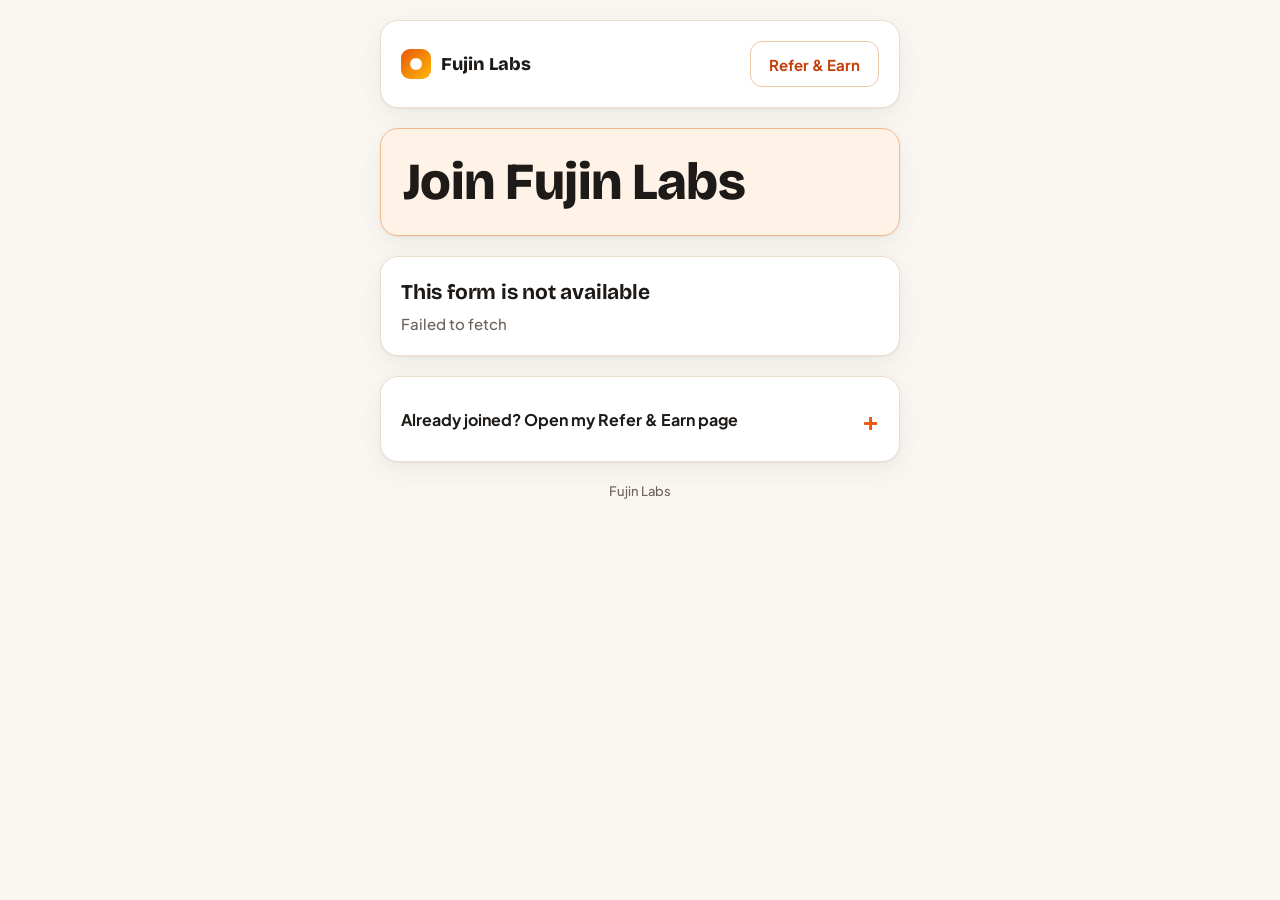
<file: index.html>
<!doctype html>
<html lang="en">
<head>
<meta charset="utf-8">
<meta name="viewport" content="width=device-width, initial-scale=1, viewport-fit=cover">
<meta name="color-scheme" content="light">
<title>Join Fujin Labs</title>
<link rel="preconnect" href="https://fonts.googleapis.com">
<link rel="preconnect" href="https://fonts.gstatic.com" crossorigin>
<link href="https://fonts.googleapis.com/css2?family=Bricolage+Grotesque:opsz,wght@12..96,600;12..96,700;12..96,800&family=Plus+Jakarta+Sans:wght@500;600;700;800&display=swap" rel="stylesheet">
<link rel="stylesheet" href="styles.css">
</head>
<body>
<main>
  <!-- Page 1 of 2: the sign-up form, built in the admin page. Anyone arriving from an invite link (?ref=CODE) lands here first. -->
  <div class="card top">
    <div class="brand"><i></i>Fujin Labs</div>
    <a class="btn" href="refer.html">Refer &amp; Earn</a>
  </div>

  <header class="card hero">
    <h1 id="formTitle">Join Fujin Labs</h1>
    <p class="lede" id="lede">Loading the form...</p>
  </header>

  <section class="card" id="formCard" hidden aria-labelledby="formTitle">
    <form class="stack" id="joinForm" novalidate style="margin-top:0">
      <div class="two">
        <label for="name">Full name<input id="name" autocomplete="name" maxlength="120"></label>
        <label for="email">Email<input id="email" type="email" inputmode="email" autocomplete="email" maxlength="200"></label>
      </div>
      <p class="hint bad" id="err_name" role="alert"></p>
      <div id="questions" style="display:flex;flex-direction:column;gap:18px"></div>
      <label for="ref" id="refBox"><span>Referral code <small id="refOpt">(if someone invited you)</small></span>
        <input id="ref" placeholder="FUJIN-A0001UPR" autocapitalize="characters" autocomplete="off" spellcheck="false">
        <span class="lockrow" id="lockRow" hidden>
          <svg viewBox="0 0 24 24" fill="none" stroke="currentColor" stroke-width="2.4" stroke-linecap="round" stroke-linejoin="round"><rect x="5" y="11" width="14" height="10" rx="3"/><path d="M8 11V8a4 4 0 0 1 8 0v3"/></svg>
          <span id="lockMsg">Locked from your invite link</span>
        </span>
        <p class="hint" id="refHint"></p>
      </label>
      <p class="hint bad" id="formErr" role="alert"></p>
      <button class="big" id="submitBtn" type="submit">Submit and continue</button>
    </form>
  </section>

  <section class="card" id="doneCard" hidden aria-live="polite">
    <div class="success">
      <span class="ico" data-icon="check"></span>
      <div><h2>Thank you!</h2><p class="sub" id="doneMsg" style="margin:2px 0 0">Your response was recorded.</p></div>
    </div>
    <div class="row" style="margin-top:18px"><a class="btn primary" href="refer.html">See my Refer &amp; Earn rewards</a></div>
  </section>

  <section class="card" id="errCard" hidden>
    <h2>This form is not available</h2>
    <p class="sub" id="errMsg">It may be closed or the link may be wrong.</p>
  </section>

  <details class="card" id="lookup">
    <summary>Already joined? Open my Refer &amp; Earn page</summary>
    <form class="stack" id="lookupForm" novalidate>
      <label for="lookupEmail">Email you signed up with<input id="lookupEmail" type="email" inputmode="email" autocomplete="email"></label>
      <p class="hint" id="lookupErr"></p>
      <button type="submit" class="soft">Continue</button>
    </form>
  </details>

  <footer>Fujin Labs</footer>
</main>

<script src="config.js"></script>
<script src="formkit.js"></script>
<script src="app.js"></script>
<script>
const NEXT_PAGE = "refer.html";
const formId = "default";   /* one form for everyone; edit it in the admin page */
let FORM = null, refLocked = false;

/* ---- Load the form from the Sheet ---- */
(async function loadForm(){
  try{
    const out = await api.form(formId);
    FORM = out.form;
    document.title = FORM.title;
    $("formTitle").textContent = FORM.title;
    $("lede").textContent = FORM.description || "";
    $("lede").hidden = !FORM.description;
    FormKit.render($("questions"), FORM.fields);
    $("submitBtn").textContent = FORM.settings.submitLabel || "Submit";
    $("refBox").hidden = FORM.settings.referral === false;
    $("formCard").hidden = false;
    if(FORM.settings.referral !== false) initRef();
  }catch(e){
    $("lede").hidden = true;
    $("errMsg").textContent = e.message;
    $("errCard").hidden = false;
  }
})();

/* ---- Referral lock: a code that comes from an invite link cannot be edited or removed ---- */
function storedRef(){ try{ return localStorage.getItem("fujin_ref") || ""; }catch(e){ return ""; } }
function storeRef(v){ try{ localStorage.setItem("fujin_ref", v); }catch(e){} }
function clearRef(){ try{ localStorage.removeItem("fujin_ref"); }catch(e){} }

function lockRef(code){
  refLocked = true;
  const el = $("ref"); el.value = code; el.readOnly = true; el.classList.add("locked"); el.setAttribute("aria-readonly","true");
  el.tabIndex = -1; $("lockRow").hidden = false; $("refOpt").textContent = "(from your invite)";
}
function unlockRef(){
  refLocked = false;
  const el = $("ref"); el.readOnly = false; el.classList.remove("locked"); el.removeAttribute("aria-readonly");
  el.tabIndex = 0; $("lockRow").hidden = true; $("refOpt").textContent = "(if someone invited you)";
}
/* Block every way of editing a locked field. */
["keydown","beforeinput","paste","cut","drop"].forEach(ev => $("ref").addEventListener(ev, e => { if(refLocked) e.preventDefault(); }));

async function checkRef(){
  const code = $("ref").value.trim().toUpperCase(), h = $("refHint");
  h.className = "hint"; h.textContent = "";
  if(!code) return;
  try{
    const who = await api.check(code);
    if(who){
      h.className = "hint ok"; h.textContent = "Invited by " + who; $("lockMsg").textContent = "Locked. Invited by " + who + ".";
      return true;
    }
    h.className = "hint bad"; h.textContent = "We could not find that code.";
    if(refLocked){ clearRef(); unlockRef(); $("ref").value = ""; h.textContent = "That invite code is not valid, so the field is open. You can still join."; }
    return false;
  }catch(e){ return null; }
}
$("ref").addEventListener("blur", () => { if(!refLocked) checkRef(); });

async function initRef(){
  const fromLink = (new URLSearchParams(location.search).get("ref") || "").trim().toUpperCase();
  const code = /^FUJIN-[A-Z0-9]{4,14}$/.test(fromLink) ? fromLink : storedRef();
  if(code){ storeRef(code); lockRef(code); await checkRef(); }
}

/* ---- Submit: save the visitor on this device, then go to the next step ---- */
$("joinForm").addEventListener("submit", async e => {
  e.preventDefault();
  if(!FORM) return;
  const err = $("formErr"); err.textContent = ""; $("err_name").textContent = "";
  const name = $("name").value.trim(), email = $("email").value.trim().toLowerCase();
  if(!name || !EMAIL_RE.test(email)){
    $("err_name").textContent = !name ? "Enter your name." : "Enter a valid email address.";
    (!name ? $("name") : $("email")).focus(); return;
  }
  const got = FormKit.collect(FORM.fields, $("questions"));
  if(got.error) return;
  $("submitBtn").disabled = true;
  try{
    const res = await api.join({formId:FORM.id, name, email, ref:FORM.settings.referral === false ? null : ($("ref").value.trim().toUpperCase() || null), answers:got.answers});
    setUser({email, code:res.code});
    clearRef();
    if(res.after === "message"){
      $("doneMsg").textContent = res.message || "Your response was recorded.";
      $("formCard").hidden = true; $("doneCard").hidden = false; $("doneCard").scrollIntoView({behavior:"smooth"});
    } else location.href = NEXT_PAGE;
  }catch(ex){ err.textContent = ex.message || "Something went wrong. Please try again in a moment."; $("submitBtn").disabled = false; }
});

$("lookupForm").addEventListener("submit", async e => {
  e.preventDefault();
  const err = $("lookupErr"), email = $("lookupEmail").value.trim().toLowerCase();
  err.className = "hint"; err.textContent = "";
  if(!EMAIL_RE.test(email)) return err.textContent = "Enter the email you signed up with.";
  try{
    const res = await api.stats(email);
    if(!res){ err.className = "hint bad"; err.textContent = "No signup found for that email."; return; }
    setUser({email, code:res.code});
    location.href = NEXT_PAGE;
  }catch(ex){ err.className = "hint bad"; err.textContent = "Could not check right now. Try again shortly."; }
});
</script>
</body>
</html>
</file>
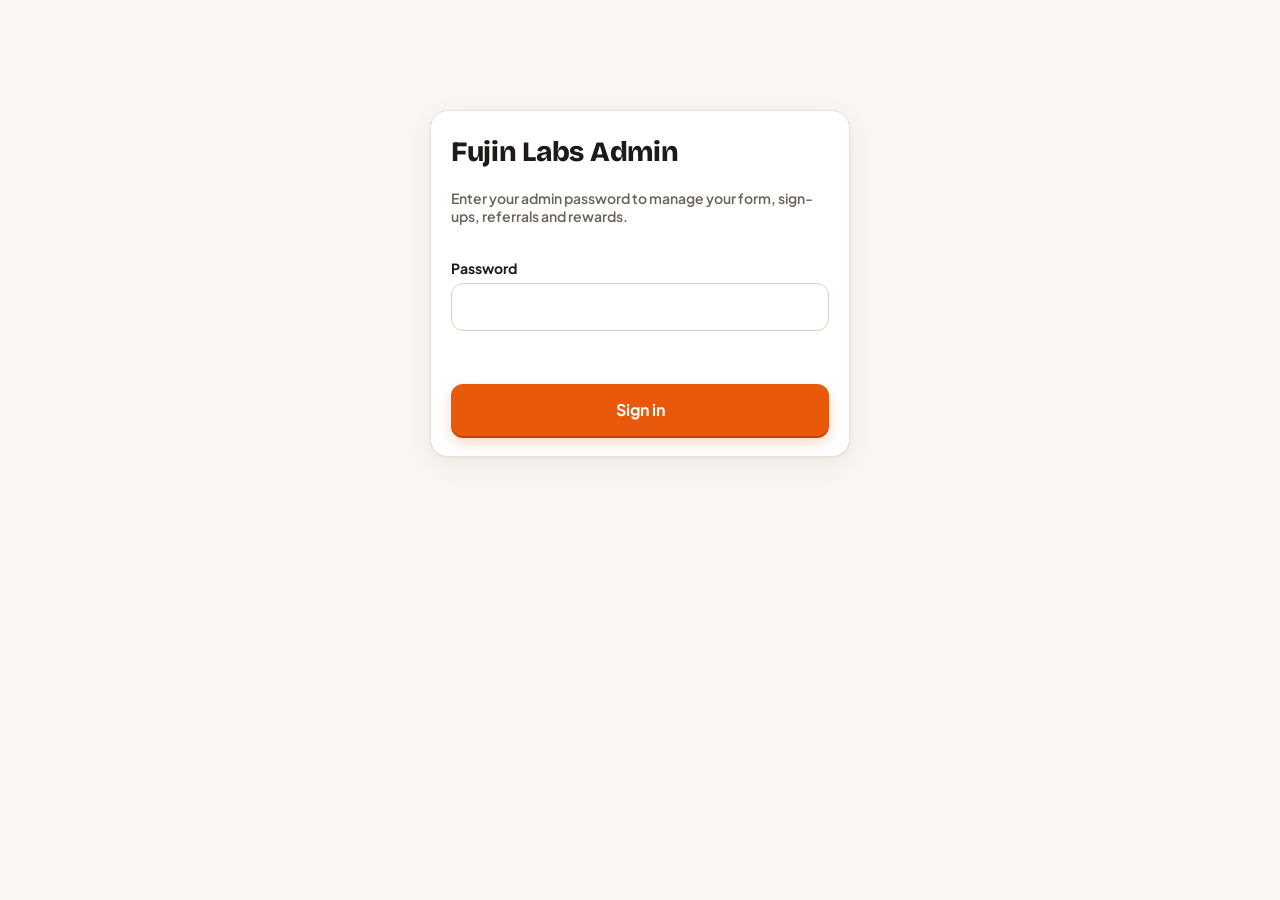
<file: admin.html>
<!doctype html>
<html lang="en">
<head>
<meta charset="utf-8">
<meta name="viewport" content="width=device-width, initial-scale=1, viewport-fit=cover">
<meta name="color-scheme" content="light">
<meta name="robots" content="noindex, nofollow">
<title>Fujin Labs Admin</title>
<link rel="preconnect" href="https://fonts.googleapis.com">
<link rel="preconnect" href="https://fonts.gstatic.com" crossorigin>
<link href="https://fonts.googleapis.com/css2?family=Bricolage+Grotesque:opsz,wght@12..96,600;12..96,700;12..96,800&family=Plus+Jakarta+Sans:wght@500;600;700;800&display=swap" rel="stylesheet">
<link rel="stylesheet" href="styles.css">
<style>
  /* Page-specific styles only. Tokens and shared components live in styles.css. */
  :root{--page:1040px}
  #login{max-width:420px;margin:10vh auto 0;width:100%;display:flex;flex-direction:column;gap:16px}
  #login h1{font-size:28px}
  .stack{display:flex;flex-direction:column;gap:14px}
  .tabs{display:flex;gap:8px;position:sticky;top:env(safe-area-inset-top,0px);z-index:5;padding:8px 2px;overflow-x:auto;background:var(--bg)}
  .tabs button{background:#fff;color:var(--ink);border:1.5px solid var(--line);box-shadow:none;flex:none}
  .tabs button[aria-selected="true"]{background:var(--orange);color:#fff;border-color:var(--orange)}
  .panel{display:flex;flex-direction:column;gap:20px;margin-top:14px}
  .grid2{display:grid;grid-template-columns:1fr 1fr;gap:20px}
  @media(max-width:760px){.grid2{grid-template-columns:1fr}}
  ol.lb{list-style:none;margin:14px 0 0;padding:0;display:flex;flex-direction:column;gap:8px}
  ol.lb li{display:flex;align-items:center;gap:12px;background:var(--well);border-radius:12px;padding:10px 14px}
  ol.lb .rk{font:800 16px var(--display);width:26px;color:var(--orange-deep)}
  ol.lb .nm{flex:1;min-width:0;overflow-wrap:anywhere;font-weight:700}
  ol.lb .ct{font:800 20px var(--display);font-variant-numeric:tabular-nums}
  .filters{display:grid;grid-template-columns:2fr 1fr;gap:12px}
  @media(max-width:640px){.filters{grid-template-columns:1fr}}
  /* sign-ups as a list: one full-width row per person, click a row to open it */
  .list{display:flex;flex-direction:column;gap:10px;margin-top:6px}
  .listhead,.prow>summary{display:grid;grid-template-columns:minmax(0,2.2fr) minmax(0,1.1fr) 110px minmax(0,1.3fr) 110px 22px;gap:12px;align-items:center}
  .listhead{padding:0 16px;font:700 12px var(--body);text-transform:uppercase;letter-spacing:.06em;color:var(--muted)}
  .prow{background:#fff;border:1px solid var(--line);border-radius:14px;box-shadow:var(--shadow);min-width:0}
  .prow[open]{border-color:#f3b88a}
  .prow>summary{padding:10px 16px;cursor:pointer;list-style:none;min-height:60px}
  .prow>summary::-webkit-details-marker{display:none}
  .prow>summary::after{content:"+";font-size:22px;line-height:1;color:var(--orange);justify-self:end}
  .prow[open]>summary::after{content:"\2212"}
  .prow>summary:focus-visible{outline:3px solid #ffb27a;outline-offset:2px;border-radius:14px}
  .cname{min-width:0}
  .cname b{display:block;font:700 15px var(--body);overflow-wrap:anywhere}
  .cname small{color:var(--muted);font-size:13px;overflow-wrap:anywhere}
  .c-date{color:var(--muted);font-size:13px}
  .pbody{padding:16px;display:grid;grid-template-columns:1fr 1fr;gap:24px;border-top:1px solid var(--line)}
  .pbody h4{margin:0 0 8px;font:800 12px var(--body);text-transform:uppercase;letter-spacing:.08em;color:var(--muted)}
  .meta{display:grid;grid-template-columns:minmax(90px,38%) minmax(0,1fr);gap:6px 14px;font-size:14px;margin:0}
  .meta dt{color:var(--muted);font-weight:700} .meta dd{margin:0;overflow-wrap:anywhere}
  .edit{display:flex;flex-direction:column;gap:10px}
  @media(max-width:760px){
    .listhead{display:none}
    .prow>summary{display:flex;flex-wrap:wrap;align-items:center;gap:8px 12px;position:relative;padding-right:44px}
    .prow>summary::after{position:absolute;right:16px;top:16px}
    .cname{flex:1 1 100%}
    .pbody{grid-template-columns:1fr}
  }
  .tier-edit{display:grid;grid-template-columns:90px 1fr 110px auto;gap:10px;align-items:end;margin-top:12px}
  .tier-edit .full{grid-column:1/-1}
  @media(max-width:640px){.tier-edit{grid-template-columns:1fr 1fr;padding:12px;border-radius:14px;background:var(--well)}.tier-edit>*{grid-column:1/-1}}

  /* form tab */
  .editor{display:grid;grid-template-columns:minmax(0,1.25fr) minmax(0,1fr);gap:20px;align-items:start}
  @media(max-width:860px){.editor{grid-template-columns:1fr}}
  .sticky{position:sticky;top:64px}
  @media(max-width:860px){.sticky{position:static}}
  .qcard{background:#fff;border:1px solid var(--line);border-radius:16px;padding:16px;display:flex;flex-direction:column;gap:12px;box-shadow:var(--shadow)}
  .qcard.locked{background:var(--well);box-shadow:none}
  .qhead{display:flex;flex-wrap:wrap;gap:8px;align-items:center}
  .qhead .num{font:800 14px var(--display);color:var(--orange-deep);min-width:26px}
  .qhead select{flex:1 1 150px;width:auto}
  .qhead .tools{display:flex;gap:6px;margin-left:auto}
  .tool{min-height:40px;min-width:40px;padding:6px 10px;box-shadow:none;background:#fff;color:var(--ink);border:1.5px solid var(--line)}
  .tool:hover{background:var(--tint)}
  .tool.del{color:var(--warn)}
  .tick{display:flex;flex-direction:row;align-items:center;gap:10px;font:600 14px var(--body);color:var(--ink)}
  .tick input{width:20px;height:20px;min-height:0;padding:0;accent-color:var(--orange)}
  .pv{display:flex;flex-direction:column;gap:16px}
  .pv h2{font-size:26px}
  .pv-note{font:700 12px var(--body);text-transform:uppercase;letter-spacing:.08em;color:var(--muted)}
  .pv [disabled]{opacity:.7;cursor:not-allowed}

  /* data viewer */
  .seg{display:inline-flex;border:1.5px solid var(--line);border-radius:12px;overflow:hidden;background:#fff}
  .seg button{border-radius:0;box-shadow:none;background:#fff;color:var(--ink);min-height:42px;padding:8px 16px}
  .seg button[aria-pressed="true"]{background:var(--orange);color:#fff}
  .dfilters{display:grid;grid-template-columns:2fr 1fr 1fr;gap:12px}
  @media(max-width:640px){.dfilters{grid-template-columns:1fr}}
  .tablewrap{overflow:auto;border:1px solid var(--line);border-radius:14px;max-height:68vh;background:#fff}
  table.dt{border-collapse:separate;border-spacing:0;min-width:100%;font-size:14px}
  .dt th,.dt td{padding:10px 14px;text-align:left;white-space:nowrap;border-bottom:1px solid var(--line);max-width:260px;overflow:hidden;text-overflow:ellipsis}
  .dt thead th{position:sticky;top:0;z-index:2;background:var(--well);font:700 12px var(--body);text-transform:uppercase;letter-spacing:.05em;color:var(--muted);padding:0}
  .dt thead th button{all:unset;box-sizing:border-box;display:flex;align-items:center;gap:6px;width:100%;padding:12px 14px;cursor:pointer;color:inherit}
  .dt thead th button:hover{color:var(--ink)}
  .dt thead th button:focus-visible{outline:3px solid #ffb27a;outline-offset:-3px}
  .dt th[aria-sort="ascending"] button::after{content:"\2191";color:var(--orange)}
  .dt th[aria-sort="descending"] button::after{content:"\2193";color:var(--orange)}
  .dt td.num,.dt th.num button{text-align:right;justify-content:flex-end}
  .dt tbody tr:hover td{background:var(--tint)}
  .dt td:first-child,.dt th:first-child{position:sticky;left:0;z-index:1;background:#fff;border-right:1px solid var(--line)}
  .dt thead th:first-child{z-index:3;background:var(--well)}
  .dt tbody tr:hover td:first-child{background:var(--tint)}
  .linkbtn{all:unset;cursor:pointer;color:var(--orange-deep);font-weight:700;text-decoration:underline;text-decoration-color:#f0c9a8;text-underline-offset:3px;border-radius:4px}
  .linkbtn:hover{text-decoration-color:var(--orange)}
  .linkbtn:focus-visible{outline:3px solid #ffb27a;outline-offset:2px}
  .colpick{border:1px solid var(--line);border-radius:12px;padding:8px 12px;background:#fff}
  .colpick summary{cursor:pointer;font:700 14px var(--body);color:var(--orange-deep)}
  .colpick .cols{display:flex;flex-wrap:wrap;gap:8px 18px;margin-top:10px}
  .colpick label{flex-direction:row;align-items:center;gap:8px;font:600 14px var(--body);color:var(--ink)}
  .colpick input{width:18px;height:18px;min-height:0;padding:0;accent-color:var(--orange)}
  .pager{display:flex;flex-wrap:wrap;gap:10px;align-items:center;justify-content:space-between}
  ul.tree,ul.tree ul{list-style:none;margin:0;padding:0}
  ul.tree ul{margin-left:18px;padding-left:14px;border-left:2px solid var(--orange-soft)}
  ul.tree li{margin:6px 0}
  ul.tree summary{cursor:pointer;display:flex;flex-wrap:wrap;align-items:center;gap:6px 10px;padding:8px 10px;border-radius:10px;background:#fff;border:1px solid var(--line);list-style:none}
  ul.tree summary::-webkit-details-marker{display:none}
  ul.tree summary::before{content:"+";font-weight:800;color:var(--orange);width:14px;text-align:center}
  ul.tree details[open]>summary::before{content:"\2212"}
  ul.tree .leaf{display:flex;flex-wrap:wrap;align-items:center;gap:6px 10px;padding:8px 10px 8px 34px;border-radius:10px;background:#fff;border:1px solid var(--line)}
  ul.tree small{color:var(--muted)}

  /* profile panel */
  .overlay{position:fixed;inset:0;background:rgba(29,26,23,.45);display:flex;justify-content:flex-end;z-index:30}
  .sheet{width:min(560px,100%);height:100%;overflow:auto;background:var(--bg);padding:16px max(16px,env(safe-area-inset-right,0px)) 32px 16px;display:flex;flex-direction:column;gap:16px;box-shadow:-12px 0 40px rgba(60,35,10,.2)}
  .sheet:focus{outline:none}
  .sheethead{display:flex;gap:10px;justify-content:space-between;position:sticky;top:0;background:var(--bg);padding:4px 0 10px;z-index:1}
  .sheet h2{font-size:26px}
  .rlist{display:flex;flex-direction:column;gap:8px}
  .rrow{all:unset;box-sizing:border-box;cursor:pointer;display:flex;flex-wrap:wrap;align-items:center;gap:4px 12px;padding:10px 14px;border:1px solid var(--line);border-radius:12px;background:#fff}
  .rrow:hover{background:var(--tint);border-color:#f3b88a}
  .rrow:focus-visible{outline:3px solid #ffb27a;outline-offset:2px}
  .rrow b{flex:1 1 140px;min-width:0;overflow-wrap:anywhere}
  .rrow small{color:var(--muted)}
  body.noscroll{overflow:hidden}
</style>
</head>
<body>
<main>
  <section id="login" class="card" aria-labelledby="loginTitle">
    <h1 id="loginTitle">Fujin Labs Admin</h1>
    <p class="msg">Enter your admin password to manage your form, sign-ups, referrals and rewards.</p>
    <div id="noUrl" class="banner" hidden>Set your Web app URL in config.js first. Nothing can be loaded without it.</div>
    <form id="loginForm" class="stack">
      <label for="pw">Password<input id="pw" type="password" autocomplete="current-password"></label>
      <p class="msg bad" id="loginErr" role="alert"></p>
      <button type="submit" id="loginBtn" class="big">Sign in</button>
    </form>
  </section>

  <div id="app" hidden>
    <div class="top card">
      <div><div class="brand" style="margin-bottom:8px"><i></i>Fujin Labs Admin</div><span class="conn">Connected to Google Sheet</span></div>
      <div class="row">
        <a class="btn primary" id="openSheet" href="#" target="_blank" rel="noopener">Open Google Sheet</a>
        <button class="soft" id="reload" type="button">Refresh</button>
        <button class="soft" id="exportCsv" type="button">Export CSV</button>
        <button class="soft" id="logout" type="button">Sign out</button>
      </div>
    </div>
    <div class="tabs" role="tablist" style="margin-top:14px">
      <button role="tab" aria-selected="true" data-tab="over">Overview</button>
      <button role="tab" aria-selected="false" data-tab="data">Data viewer</button>
      <button role="tab" aria-selected="false" data-tab="people">Sign-ups</button>
      <button role="tab" aria-selected="false" data-tab="form">Form</button>
      <button role="tab" aria-selected="false" data-tab="rewards">Reward tiers</button>
    </div>
    <p class="msg" id="topMsg" role="status"></p>

    <section id="p-over" class="panel">
      <div class="stats" id="stats"></div>
      <div class="grid2">
        <div class="card"><h2>Top referrers</h2><ol class="lb" id="leaders"></ol></div>
        <div class="card"><h2 id="breakTitle">Answers</h2><div class="bars" id="breakBars"></div><h2 style="margin-top:24px">Last 7 days</h2><div class="bars" id="dayBars"></div></div>
      </div>
    </section>

    <section id="p-data" class="panel" hidden>
      <div class="card top">
        <div><h2>Data viewer</h2><p class="sub">Every person and every answer in one place. Click a name to see who they referred and who referred them.</p></div>
        <div class="seg" role="group" aria-label="View"><button type="button" id="vTable" aria-pressed="true">Table</button><button type="button" id="vTree" aria-pressed="false">Referral tree</button></div>
      </div>
      <div id="dTable" class="card stack">
        <div class="dfilters">
          <label for="dq">Search<input id="dq" type="search" placeholder="Name, email, code, any answer"></label>
          <label for="dShow">Show<select id="dShow"><option value="">Everyone</option><option value="referrers">People who referred someone</option><option value="referred">People who were referred</option><option value="direct">Direct sign-ups (no referrer)</option><option value="ready">Ready to reward</option></select></label>
          <label for="dStatus">Reward status<select id="dStatus"><option value="">All</option></select></label>
        </div>
        <details class="colpick"><summary>Choose columns</summary><div class="cols" id="colList"></div></details>
        <div class="pager"><span class="msg" id="dInfo" role="status"></span><button class="soft" id="dExport" type="button">Export this view (CSV)</button></div>
        <div class="tablewrap" tabindex="0" role="region" aria-label="All sign-ups table"><table class="dt" id="dt"></table></div>
        <div class="pager"><button class="soft" id="dPrev" type="button">Previous</button><span class="msg" id="dPage"></span><button class="soft" id="dNext" type="button">Next</button></div>
      </div>
      <div id="dTree" class="card stack" hidden>
        <div class="dfilters" style="grid-template-columns:2fr 1fr">
          <label for="tq">Find a person<input id="tq" type="search" placeholder="Name, email or code"></label>
          <div class="row" style="align-items:end"><button class="soft" id="treeOpen" type="button">Expand all</button><button class="soft" id="treeClose" type="button">Collapse all</button></div>
        </div>
        <label class="tick" for="tAll"><input type="checkbox" id="tAll">Also list people who have not referred anyone</label>
        <p class="msg" id="treeInfo" role="status"></p>
        <ul class="tree" id="tree"></ul>
      </div>
    </section>

    <section id="p-people" class="card panel" hidden>
      <h2>All sign-ups <span class="pill" id="shown"></span></h2>
      <div class="filters">
        <label for="q">Search<input id="q" type="search" placeholder="Name, email, company, code"></label>
        <label for="fStatus">Reward<select id="fStatus"><option value="">All</option><option value="__ready">Ready to reward</option></select></label>
      </div>
      <div id="codeNote" class="banner" hidden>
        <strong id="codeNoteTitle"></strong> <span id="codeNoteBody"></span>
        <div class="row" style="margin-top:10px"><button type="button" id="recode" class="soft">Update codes to the new format</button></div>
        <p class="msg" id="recodeMsg" role="status" style="margin-top:8px"></p>
      </div>
      <div class="listhead" aria-hidden="true"><span>Person</span><span>Code</span><span>Referrals</span><span>Reward</span><span>Joined</span><span></span></div>
      <div class="list" id="list"></div>
    </section>

    <section id="p-form" class="panel" hidden>
      <div class="card top">
        <div><h2>Your form</h2><p class="sub">One form for everyone. Each question is a column in the <strong>Signups</strong> tab of your Sheet.</p></div>
        <div class="row" style="align-items:center"><span class="msg" id="saveMsg" role="status"></span><a class="btn" id="openForm" href="index.html" target="_blank" rel="noopener">Open form</a><button id="saveForm" type="button" class="big">Save form</button></div>
      </div>
      <div class="editor">
        <div style="display:flex;flex-direction:column;gap:20px;min-width:0">
          <div class="card stack">
            <h2>Form details</h2>
            <label for="fTitle">Title<input id="fTitle" maxlength="120"></label>
            <label for="fDesc">Description <small>(shown under the title)</small><textarea id="fDesc" maxlength="600"></textarea></label>
            <div class="grid2">
              <label for="fSubmit">Submit button text<input id="fSubmit" maxlength="40"></label>
              <label for="fStatusSel">Form status<select id="fStatusSel"><option value="Published">Open (accepting responses)</option><option value="Draft">Closed</option></select></label>
            </div>
            <label for="fAfter">After someone submits<select id="fAfter"><option value="refer">Go to the Refer &amp; Earn page</option><option value="message">Show a thank-you message</option></select></label>
            <label for="fMsg" id="fMsgBox">Thank-you message<textarea id="fMsg" maxlength="500"></textarea></label>
            <label class="tick" for="fRef"><input type="checkbox" id="fRef">Ask for a referral code on this form</label>
          </div>
          <div class="card stack">
            <h2>Questions</h2>
            <p class="msg" style="margin-top:-6px">Saving adds a column for each new question, renames the column when you rename a question, and keeps the column of a deleted question (marked "removed") so no data is lost.</p>
            <div id="stateNote" class="banner" hidden>
              <strong>Add a State question.</strong> Referral codes look like <code>FUJIN-A0001UPR</code>, where the last three letters come from the person's state. Without a State question, new codes end in <code>XXX</code>.
              <div class="row" style="margin-top:10px"><button type="button" id="addState" class="soft">Add State question</button></div>
            </div>
            <div class="qcard locked"><strong>Full name</strong><span class="msg">Always asked. It identifies the person for referrals.</span></div>
            <div class="qcard locked"><strong>Email</strong><span class="msg">Always asked. One email is one person and one referral code.</span></div>
            <div id="fieldList" class="stack"></div>
            <div class="row"><select id="addType" aria-label="Question type to add" style="width:auto;flex:1 1 180px"></select><button id="addField" type="button" class="soft">Add question</button></div>
          </div>
        </div>
        <div class="card pv sticky" aria-label="Form preview">
          <span class="pv-note">Live preview</span>
          <div><h2 id="pvTitle"></h2><p class="sub" id="pvDesc"></p></div>
          <div class="stack">
            <label>Full name<input disabled placeholder="Full name"></label>
            <label>Email<input disabled placeholder="Email"></label>
            <div id="pvQuestions" class="stack"></div>
            <label id="pvRef">Referral code <small>(if someone invited you)</small><input disabled placeholder="FUJIN-A0001UPR"></label>
            <button type="button" id="pvSubmit" disabled class="big"></button>
          </div>
        </div>
      </div>
    </section>

    <section id="p-rewards" class="card panel" hidden>
      <h2>Reward tiers</h2>
      <p class="msg">These appear on your public page. Friends needed is the number of people who joined with someone's code.</p>
      <div id="tierEditor"></div>
      <div class="row"><button class="soft" id="addTier" type="button">Add tier</button><button id="saveTiers" type="button">Save tiers</button></div>
      <p class="msg" id="tierMsg" role="status"></p>
    </section>

    <div id="profile" class="overlay" hidden>
      <div class="sheet" role="dialog" aria-modal="true" aria-labelledby="profName" tabindex="-1">
        <div class="sheethead"><button class="soft" id="profBack" type="button">Back</button><button class="soft" id="profClose" type="button">Close</button></div>
        <div id="profBody" class="stack"></div>
      </div>
    </div>
  </div>
</main>

<script src="config.js"></script>
<script src="formkit.js"></script>
<script>
const $ = id => document.getElementById(id);
let PASSWORD = "", DATA = {rows:[], tiers:[], form:null, sheetUrl:"", statuses:["None","Pending","Approved","Paid / Sent"]};

function h(tag, props, ...kids){ return FormKit.el(tag, props, ...kids); }
const fmtDate = s => { const d = new Date(s); return isNaN(d) ? "" : d.toLocaleDateString(undefined, {day:"numeric", month:"short", year:"numeric"}); };
const shown = v => Array.isArray(v) ? v.join(", ") : v === true ? "Yes" : String(v);
function say(msg, bad){ const t = $("topMsg"); t.className = "msg" + (bad ? " bad" : " ok"); t.textContent = msg; if(msg) setTimeout(() => { if(t.textContent === msg) t.textContent = ""; }, 4000); }

/* ---- Backend ---- */
async function call(action, body){
  const r = await fetch(CONFIG.SHEET_API_URL, {method:"POST", headers:{"Content-Type":"text/plain;charset=utf-8"}, body:JSON.stringify({action, password:PASSWORD, ...body})});
  if(!r.ok) throw new Error("Request failed (" + r.status + ")");
  const out = await r.json();
  if(out && out.error) throw new Error(out.error);
  return out;
}

/* ---- Login ---- */
function pwGet(){ try{ return sessionStorage.getItem("fujin_admin") || ""; }catch(e){ return ""; } }
function pwSet(v){ try{ v ? sessionStorage.setItem("fujin_admin", v) : sessionStorage.removeItem("fujin_admin"); }catch(e){} }
if(!CONFIG.SHEET_API_URL){ $("noUrl").hidden = false; $("loginBtn").disabled = true; }

async function enter(pw, auto){
  PASSWORD = pw; $("loginErr").textContent = ""; $("loginBtn").disabled = true;
  try{
    await call("a_login", {});
    pwSet(pw); await load();
    $("login").hidden = true; $("app").hidden = false;
  }catch(e){ if(!auto) $("loginErr").textContent = e.message; pwSet(""); }
  finally{ $("loginBtn").disabled = !CONFIG.SHEET_API_URL; }
}
$("loginForm").addEventListener("submit", e => { e.preventDefault(); enter($("pw").value, false); });
$("logout").addEventListener("click", () => { pwSet(""); PASSWORD = ""; $("app").hidden = true; $("login").hidden = false; $("pw").value = ""; });
if(pwGet() && CONFIG.SHEET_API_URL) enter(pwGet(), true);

/* ---- Data ---- */
async function load(){
  const d = await call("a_list", {});
  DATA = {rows:d.rows || [], tiers:d.tiers || [], form:d.form, sheetUrl:d.sheetUrl || "", statuses:d.statuses || DATA.statuses};
  $("openSheet").href = DATA.sheetUrl || "#";
  indexPeople(); renderOverview(); renderPeople(); renderTiers(); renderData(); renderTree(); refreshProfile();
  if(!dirty) openEditor(DATA.form);
}
$("reload").addEventListener("click", async e => { e.target.disabled = true; try{ await load(); say("Refreshed."); }catch(x){ say(x.message, true); } e.target.disabled = false; });

const earned = c => { let t = null; DATA.tiers.forEach(x => { if(c >= x.need) t = x; }); return t; };
const needsReward = r => earned(r.count) && (r.status === "None" || r.status === "Pending");

/* ---- Overview ---- */
function renderOverview(){
  const rows = DATA.rows, total = rows.length, viaRef = rows.filter(r => r.ref).length;
  const ready = rows.filter(needsReward).length;
  const stat = (n, label, alert) => h("div", {class:"stat" + (alert ? " alert" : "")}, h("b", {}, n), h("span", {}, label));
  const box = $("stats"); box.textContent = "";
  box.append(stat(total, "People signed up"), stat(viaRef, "Joined via referral"),
    stat(total ? Math.round(viaRef/total*100) + "%" : "0%", "Referral rate"), stat(ready, "Ready to reward", ready > 0), stat(DATA.form.fields.length, "Form questions"));

  const lb = $("leaders"); lb.textContent = "";
  const top = rows.filter(r => r.count > 0).sort((a,b) => b.count - a.count).slice(0, 8);
  if(!top.length) lb.append(h("li", {}, h("span", {class:"nm"}, "No referrals yet.")));
  top.forEach((r, i) => lb.append(h("li", {}, h("span", {class:"rk"}, i + 1), h("span", {class:"nm"}, r.name, h("br"), h("small", {style:"font-weight:500;color:var(--muted)"}, r.code)), h("span", {class:"ct"}, r.count))));

  const bars = (el, entries) => { el.textContent = ""; const max = Math.max(1, ...entries.map(e => e[1]));
    entries.forEach(([k, v]) => el.append(h("div", {class:"b"}, h("span", {}, k), h("div", {class:"tr"}, h("i", {style:"width:" + Math.max(2, v/max*100) + "%"})), h("span", {}, v)))); };
  /* Breakdown of the first choice question (for example "What are you interested in?"). */
  const q = DATA.form.fields.find(f => ["dropdown","radio","checkbox"].includes(f.type));
  $("breakTitle").textContent = q ? q.label : "Answers";
  const counts = {};
  if(q) rows.forEach(r => { const a = r.answers[q.id]; if(!a) return; String(shown(a.v)).split(", ").forEach(v => counts[v] = (counts[v] || 0) + 1); });
  bars($("breakBars"), Object.entries(counts).sort((a,b) => b[1] - a[1]).slice(0, 8));
  if(!Object.keys(counts).length) $("breakBars").append(h("p", {class:"msg"}, q ? "No answers yet." : "Add a dropdown or multiple choice question to see a breakdown here."));
  const days = [];
  for(let i = 6; i >= 0; i--){ const d = new Date(); d.setHours(0,0,0,0); d.setDate(d.getDate() - i); days.push(d); }
  bars($("dayBars"), days.map(d => [d.toLocaleDateString(undefined, {weekday:"short", day:"numeric"}),
    rows.filter(r => { const x = new Date(r.ts); return x >= d && x < new Date(d.getTime() + 864e5); }).length]));
}

/* ---- Sign-ups ---- */
function fillStatusFilter(){
  const st = $("fStatus"), keep = st.value; st.textContent = ""; st.append(h("option", {value:""}, "All"), h("option", {value:"__ready"}, "Ready to reward"));
  DATA.statuses.forEach(s => st.append(h("option", {value:s}, s))); st.value = keep;
}

function personCard(r){
  const tier = earned(r.count);
  const status = h("select", {id:"st-" + r.code}, DATA.statuses.map(s => h("option", {value:s, selected: s === r.status}, s)));
  const notes = h("textarea", {id:"nt-" + r.code}, r.notes);
  const msg = h("p", {class:"msg", role:"status"});
  const del = h("button", {class:"danger", type:"button"}, "Delete");
  let armed = false;
  del.addEventListener("click", async () => {
    if(!armed){ armed = true; del.classList.add("sure"); del.textContent = "Tap again to delete for good"; setTimeout(() => { armed = false; del.classList.remove("sure"); del.textContent = "Delete"; }, 4000); return; }
    del.disabled = true;
    try{ await call("a_delete", {code:r.code}); await load(); }catch(e){ msg.className = "msg bad"; msg.textContent = e.message; del.disabled = false; }
  });
  const save = h("button", {type:"button"}, "Save");
  save.addEventListener("click", async () => {
    save.disabled = true; msg.className = "msg"; msg.textContent = "Saving...";
    try{ await call("a_update", {code:r.code, status:status.value, notes:notes.value}); r.status = status.value; r.notes = notes.value; msg.className = "msg ok"; msg.textContent = "Saved."; renderOverview(); }
    catch(e){ msg.className = "msg bad"; msg.textContent = e.message; }
    save.disabled = false;
  });
  const basics = [["Email", r.email], ["Joined", fmtDate(r.ts)], ["Referred by", r.ref && byCode[r.ref] ? linkBtn(byCode[r.ref].name, r.ref) : r.ref ? (r.refName || "Unknown") + " (" + r.ref + ")" : "Nobody"]];
  const keys = Object.keys(r.answers || {});
  const reward = tier ? h("span", {class:"pill " + (r.status === "Paid / Sent" ? "paid" : "eligible")}, (r.status === "Paid / Sent" ? "Earned: " : "Eligible: ") + tier.reward)
    : h("span", {class:"pill"}, r.status === "None" ? "No reward yet" : r.status);
  return h("details", {class:"prow"},
    h("summary", {},
      h("div", {class:"cname"}, h("b", {}, r.name), h("small", {}, r.email)),
      h("div", {class:"c-code"}, h("span", {class:"pill"}, r.code)),
      h("div", {class:"c-ref"}, r.count + (r.count === 1 ? " referral" : " referrals")),
      h("div", {class:"c-reward"}, reward),
      h("div", {class:"c-date"}, fmtDate(r.ts))),
    h("div", {class:"pbody"},
      h("div", {class:"stack"},
        h("div", {}, h("h4", {}, "Details"), h("dl", {class:"meta"}, basics.flatMap(([k, v]) => [h("dt", {}, k), h("dd", {}, v)]))),
        h("div", {}, h("h4", {}, "Form answers"),
          keys.length ? h("dl", {class:"meta"}, keys.flatMap(k => [h("dt", {}, r.answers[k].l), h("dd", {}, shown(r.answers[k].v))])) : h("p", {class:"msg"}, "No answers saved."))),
      h("div", {class:"edit"}, h("h4", {}, "Reward and notes"),
        h("label", {for:"st-" + r.code}, "Reward status", status), h("label", {for:"nt-" + r.code}, "Private notes", notes),
        h("div", {class:"row"}, save, del, h("button", {class:"soft", type:"button", onclick:() => openProfile(r.code)}, "Open profile")), msg)));
}

function filteredRows(){
  const q = $("q").value.trim().toLowerCase(), fs = $("fStatus").value;
  return DATA.rows.filter(r => (!q || [r.name, r.email, r.company, r.code, r.phone].join(" ").toLowerCase().includes(q))
    && (!fs || (fs === "__ready" ? needsReward(r) : r.status === fs)))
    .sort((a,b) => new Date(b.ts) - new Date(a.ts));
}

const NEW_CODE = /^FUJIN-[A-Z]\d{4,}[A-Z]{3}$/;
function renderCodeNote(){
  const old = DATA.rows.filter(r => !NEW_CODE.test(r.code) || (r.code.endsWith("XXX") && DATA.form.fields.some(f => f.type === "state" || /\bstate\b/i.test(f.label)) && Object.values(r.answers).some(a => /\bstate\b/i.test(a.l) && a.v)));
  $("codeNote").hidden = !old.length; $("recode").hidden = false;
  if(!old.length) return;
  $("codeNoteTitle").textContent = old.length + (old.length === 1 ? " person has" : " people have") + " a referral code in the old format.";
  $("codeNoteBody").textContent = "Update them to the FUJIN-A0001UPR style (year, serial number, state). Anyone who already shared their old link will need to share the new one.";
}
let recodeArmed = false;
$("recode").addEventListener("click", async e => {
  const b = e.target, m = $("recodeMsg");
  if(!recodeArmed){ recodeArmed = true; b.classList.add("danger", "sure"); b.textContent = "Tap again to update the codes"; setTimeout(() => { recodeArmed = false; b.classList.remove("danger", "sure"); b.textContent = "Update codes to the new format"; }, 5000); return; }
  recodeArmed = false; b.classList.remove("danger", "sure"); b.textContent = "Update codes to the new format"; b.disabled = true; m.className = "msg"; m.textContent = "Updating...";
  try{
    const out = await call("a_recode", {});
    await load();
    $("codeNote").hidden = false; $("codeNoteTitle").textContent = out.changed ? "Codes updated." : "Nothing to update."; $("codeNoteBody").textContent = ""; $("recode").hidden = true; $("recodeMsg").className = "msg ok";
    $("recodeMsg").textContent = out.changed ? "Updated " + out.changed + ": " + out.changes.map(c => c.name + " " + c.old + " → " + c.code).join("; ") : "Nothing to update.";
  }catch(x){ m.className = "msg bad"; m.textContent = x.message; }
  b.disabled = false;
});

function renderPeople(){
  fillStatusFilter(); renderCodeNote();
  const rows = filteredRows();
  $("shown").textContent = rows.length + " of " + DATA.rows.length;
  const list = $("list"); list.textContent = "";
  if(!rows.length) list.append(h("p", {class:"msg"}, "No sign-ups match."));
  rows.slice(0, 200).forEach(r => list.append(personCard(r)));
  if(rows.length > 200) list.append(h("p", {class:"msg"}, "Showing the newest 200. Narrow the search to see more."));
}
["input","change"].forEach(ev => ["q","fStatus"].forEach(id => $(id).addEventListener(ev, renderPeople)));

/* ---- Form editor ---- */
let draft = null, dirty = false;
function blankField(type){
  return {id:"q" + Math.random().toString(36).slice(2, 8), type:type || "short", label:"", help:"", required:false, options:type && FormKit.CHOICE.includes(type) ? ["Option 1", "Option 2"] : []};
}
function openEditor(f){
  draft = JSON.parse(JSON.stringify(f)); draft.settings = {submitLabel:"Submit", referral:true, after:"refer", message:"", ...draft.settings};
  dirty = false; $("saveMsg").textContent = "";
  $("fTitle").value = draft.title; $("fDesc").value = draft.description; $("fSubmit").value = draft.settings.submitLabel;
  $("fStatusSel").value = draft.status;
  $("fAfter").value = draft.settings.after; $("fMsg").value = draft.settings.message; $("fRef").checked = draft.settings.referral !== false;
  syncAfter(); renderFieldList(); renderPreview();
}
function touch(){ dirty = true; $("saveMsg").className = "msg"; $("saveMsg").textContent = "Unsaved changes"; renderPreview(); }
function syncAfter(){ $("fMsgBox").hidden = $("fAfter").value !== "message"; }

[["fTitle", v => draft.title = v], ["fDesc", v => draft.description = v], ["fSubmit", v => draft.settings.submitLabel = v], ["fMsg", v => draft.settings.message = v]]
  .forEach(([id, set]) => $(id).addEventListener("input", e => { set(e.target.value); touch(); }));
$("fStatusSel").addEventListener("change", e => { draft.status = e.target.value; touch(); });
$("fAfter").addEventListener("change", e => { draft.settings.after = e.target.value; syncAfter(); touch(); });
$("fRef").addEventListener("change", e => { draft.settings.referral = e.target.checked; touch(); });

$("addType").append(...FormKit.TYPES.map(([v, l]) => h("option", {value:v}, l)));
$("addField").addEventListener("click", () => {
  if(draft.fields.length >= 40) return;
  draft.fields.push(blankField($("addType").value)); renderFieldList(); touch();
  const last = $("fieldList").lastElementChild; const inp = last && last.querySelector("input[type=text]"); if(inp) inp.focus();
});

function renderFieldList(){
  const box = $("fieldList"); box.textContent = "";
  draft.fields.forEach((f, i) => {
    const typeSel = h("select", {id:"ty-" + f.id, "aria-label":"Question type"}, FormKit.TYPES.map(([v, l]) => h("option", {value:v, selected: v === f.type}, l)));
    typeSel.addEventListener("change", () => { f.type = typeSel.value; if(f.type === "state") f.options = FormKit.STATES.slice(); else if(FormKit.CHOICE.includes(f.type) && !f.options.length) f.options = ["Option 1", "Option 2"]; renderFieldList(); touch(); });
    const tool = (txt, label, fn, cls) => { const b = h("button", {type:"button", class:"tool " + (cls || ""), "aria-label":label, title:label}, txt); b.addEventListener("click", fn); return b; };
    const up = tool("↑", "Move up", () => { if(i > 0){ [draft.fields[i-1], draft.fields[i]] = [draft.fields[i], draft.fields[i-1]]; renderFieldList(); touch(); } });
    const down = tool("↓", "Move down", () => { if(i < draft.fields.length - 1){ [draft.fields[i+1], draft.fields[i]] = [draft.fields[i], draft.fields[i+1]]; renderFieldList(); touch(); } });
    const copy = tool("Copy", "Duplicate question", () => { draft.fields.splice(i + 1, 0, {...JSON.parse(JSON.stringify(f)), id:blankField().id}); renderFieldList(); touch(); });
    const rm = tool("Delete", "Delete question", () => { draft.fields.splice(i, 1); renderFieldList(); touch(); }, "del");
    const label = h("input", {type:"text", id:"lb-" + f.id, value:f.label, maxlength:"200", placeholder:"Question"});
    label.addEventListener("input", () => { f.label = label.value; touch(); });
    const help = h("input", {type:"text", id:"hp-" + f.id, value:f.help || "", maxlength:"300", placeholder:"Hint under the question (optional)"});
    help.addEventListener("input", () => { f.help = help.value; touch(); });
    const req = h("input", {type:"checkbox", id:"rq-" + f.id, checked:f.required}); req.addEventListener("change", () => { f.required = req.checked; touch(); });
    let opts = null;
    if(FormKit.CHOICE.includes(f.type)){
      const ta = h("textarea", {id:"op-" + f.id, rows:"4"}, f.options.join("\n"));
      ta.addEventListener("input", () => { f.options = ta.value.split("\n").map(s => s.trim()).filter(Boolean); touch(); });
      opts = h("label", {for:"op-" + f.id}, "Options (one per line)", ta);
    }
    box.append(h("div", {class:"qcard"},
      h("div", {class:"qhead"}, h("span", {class:"num"}, "Q" + (i + 1)), typeSel, h("div", {class:"tools"}, up, down, copy, rm)),
      h("label", {for:"lb-" + f.id}, "Question", label), h("label", {for:"hp-" + f.id}, "Hint", help), opts,
      h("label", {class:"tick", for:"rq-" + f.id}, req, "Required")));
  });
  if(!draft.fields.length) box.append(h("p", {class:"msg"}, "No extra questions. People will only be asked for name and email."));
  $("stateNote").hidden = draft.fields.some(f => f.type === "state");
}
$("addState").addEventListener("click", () => {
  const used = new Set(draft.fields.map(f => f.id));
  draft.fields.push({id:used.has("state") ? blankField().id : "state", type:"state", label:"State", help:"Used for your referral code.", required:true, options:FormKit.STATES.slice()});
  renderFieldList(); touch();
});

function renderPreview(){
  $("pvTitle").textContent = draft.title || "Join Fujin Labs";
  $("pvDesc").textContent = draft.description || ""; $("pvDesc").hidden = !draft.description;
  FormKit.render($("pvQuestions"), draft.fields.map(f => ({...f, label:f.label || "Untitled question"})), "pv_");
  $("pvQuestions").querySelectorAll("input,select,textarea").forEach(x => x.disabled = true);
  $("pvRef").hidden = draft.settings.referral === false;
  $("pvSubmit").textContent = draft.settings.submitLabel || "Submit";
}

$("saveForm").addEventListener("click", async e => {
  const m = $("saveMsg"); m.className = "msg"; m.textContent = "Saving...";
  e.target.disabled = true;
  try{
    const out = await call("a_form_save", {form:draft});
    dirty = false; await load();
    m.className = "msg ok"; m.textContent = "Saved. Your Signups sheet now has " + out.columns + " columns. " + (draft.status === "Published" ? "The form is live." : "The form is closed.");
  }catch(x){ m.className = "msg bad"; m.textContent = x.message; }
  e.target.disabled = false;
});

/* ---- Tiers ---- */
let tierDraft = [];
function renderTiers(){ tierDraft = DATA.tiers.map(t => ({...t})); drawTiers(); }
function drawTiers(){
  const box = $("tierEditor"); box.textContent = "";
  tierDraft.forEach((t, i) => {
    const need = h("input", {id:"tn" + i, type:"number", min:"1", value:t.need, inputmode:"numeric"});
    const rw = h("input", {id:"tr" + i, value:t.reward, placeholder:"Rs 500 cash"});
    const ty = h("select", {id:"ty" + i}, ["Money","Gift"].map(x => h("option", {value:x, selected: x === t.type}, x)));
    const dt = h("input", {id:"td" + i, value:t.details || "", placeholder:"How the reward is delivered"});
    need.addEventListener("input", () => t.need = Number(need.value)); rw.addEventListener("input", () => t.reward = rw.value);
    ty.addEventListener("change", () => t.type = ty.value); dt.addEventListener("input", () => t.details = dt.value);
    const rm = h("button", {class:"danger", type:"button", "aria-label":"Remove tier " + (i + 1)}, "Remove");
    rm.addEventListener("click", () => { tierDraft.splice(i, 1); drawTiers(); });
    box.append(h("div", {class:"tier-edit"},
      h("label", {for:"tn" + i}, "Friends", need), h("label", {for:"tr" + i}, "Reward", rw), h("label", {for:"ty" + i}, "Type", ty), rm,
      h("label", {for:"td" + i, class:"full"}, "Details", dt)));
  });
}
$("addTier").addEventListener("click", () => { tierDraft.push({need:(tierDraft.length ? tierDraft[tierDraft.length-1].need : 0) + 5, reward:"", type:"Money", details:""}); drawTiers(); });
$("saveTiers").addEventListener("click", async e => {
  const m = $("tierMsg"); m.className = "msg"; m.textContent = "Saving...";
  const list = tierDraft.filter(t => Number(t.need) > 0 && String(t.reward).trim()).sort((a,b) => a.need - b.need);
  e.target.disabled = true;
  try{ const out = await call("a_tiers", {tiers:list}); DATA.tiers = out.tiers || list; renderTiers(); renderOverview(); renderPeople(); m.className = "msg ok"; m.textContent = "Saved. The public page now shows these tiers."; }
  catch(x){ m.className = "msg bad"; m.textContent = x.message; }
  e.target.disabled = false;
});

/* ---- Tabs and CSV ---- */
function goTab(name){
  document.querySelectorAll("[data-tab]").forEach(x => x.setAttribute("aria-selected", String(x.dataset.tab === name)));
  ["over","data","people","form","rewards"].forEach(t => $("p-" + t).hidden = t !== name);
}
document.querySelectorAll("[data-tab]").forEach(b => b.addEventListener("click", () => goTab(b.dataset.tab)));

const cell = v => { v = String(v == null ? "" : v); if(/^[=+\-@]/.test(v)) v = "'" + v; return '"' + v.replace(/"/g, '""') + '"'; };
$("exportCsv").addEventListener("click", () => {
  /* One row per person: the usual columns, then one column per form question (including questions you removed). */
  const core = [["Joined","ts"],["Name","name"],["Email","email"],["Code","code"],["Referred by","ref"],["Referrals","count"],["Reward status","status"],["Notes","notes"]];
  const qs = DATA.form.fields.map(f => [f.id, f.label]);
  DATA.rows.forEach(r => Object.keys(r.answers).forEach(k => { if(!qs.some(q => q[0] === k)) qs.push([k, r.answers[k].l + " (removed)"]); }));
  const head = core.map(c => c[0]).concat(qs.map(q => q[1]));
  const body = DATA.rows.map(r => core.map(c => r[c[1]]).concat(qs.map(q => r.answers[q[0]] ? shown(r.answers[q[0]].v) : "")));
  const csv = [head].concat(body).map(r => r.map(cell).join(",")).join("\r\n");
  const url = URL.createObjectURL(new Blob(["﻿" + csv], {type:"text/csv;charset=utf-8"}));
  const a = h("a", {href:url, download:"fujin-labs-signups-" + new Date().toISOString().slice(0,10) + ".csv"}); document.body.append(a); a.click(); a.remove();
  setTimeout(() => URL.revokeObjectURL(url), 2000);
});

/* ---- Referral network: who referred whom ---- */
let byCode = {}, kids = {}, net = {};
function indexPeople(){
  byCode = {}; kids = {}; net = {};
  DATA.rows.forEach(r => { byCode[r.code] = r; });
  DATA.rows.forEach(r => { if(r.ref && byCode[r.ref] && r.ref !== r.code) (kids[r.ref] = kids[r.ref] || []).push(r); });
  const size = (r, seen) => { let n = 0; (kids[r.code] || []).forEach(c => { if(seen.has(c.code)) return; seen.add(c.code); n += 1 + size(c, seen); }); return n; };
  DATA.rows.forEach(r => { net[r.code] = size(r, new Set([r.code])); });
}
const children = r => kids[r.code] || [];
const rewardText = r => { const t = earned(children(r).length); return t ? (r.status === "Paid / Sent" ? "Earned: " : "Eligible: ") + t.reward : "-"; };
function linkBtn(label, code){ return h("button", {type:"button", class:"linkbtn", onclick:() => openProfile(code)}, label); }
function refreshViews(){ renderOverview(); renderPeople(); renderData(); renderTree(); }

/* ---- Data viewer: table ---- */
const tbl = {sort:{key:"ts", dir:"desc"}, page:0, size:50, hidden:new Set(["notes"])};
function dataColumns(){
  const cols = [{key:"name", label:"Name", get:r => r.name, link:true}, {key:"email", label:"Email", get:r => r.email}];
  const seen = new Set();
  DATA.form.fields.forEach(f => { seen.add(f.id); cols.push({key:"q_" + f.id, label:f.label, num:f.type === "number", get:r => r.answers[f.id] ? shown(r.answers[f.id].v) : ""}); });
  DATA.rows.forEach(r => Object.keys(r.answers).forEach(k => { if(seen.has(k)) return; seen.add(k); cols.push({key:"q_" + k, label:r.answers[k].l + " (removed)", get:x => x.answers[k] ? shown(x.answers[k].v) : ""}); }));
  cols.push({key:"code", label:"Code", get:r => r.code},
    {key:"refby", label:"Referred by", get:r => r.ref && byCode[r.ref] ? byCode[r.ref].name : "", ref:true},
    {key:"count", label:"Referrals", num:true, get:r => children(r).length, open:true},
    {key:"net", label:"Network", num:true, get:r => net[r.code] || 0, open:true},
    {key:"reward", label:"Reward", get:rewardText},
    {key:"status", label:"Status", get:r => r.status},
    {key:"ts", label:"Joined", date:true, get:r => r.ts},
    {key:"notes", label:"Notes", get:r => r.notes});
  return cols;
}

function viewRows(){
  const q = $("dq").value.trim().toLowerCase(), show = $("dShow").value, st = $("dStatus").value;
  const cols = dataColumns();
  let rows = DATA.rows.filter(r => {
    if(q && !(r.name + " " + r.email + " " + r.code + " " + Object.values(r.answers).map(a => shown(a.v)).join(" ")).toLowerCase().includes(q)) return false;
    if(show === "referrers" && !children(r).length) return false;
    if(show === "referred" && !(r.ref && byCode[r.ref])) return false;
    if(show === "direct" && r.ref && byCode[r.ref]) return false;
    if(show === "ready" && !needsReward(r)) return false;
    if(st && r.status !== st) return false;
    return true;
  });
  const col = cols.find(c => c.key === tbl.sort.key) || cols[0], dir = tbl.sort.dir === "asc" ? 1 : -1;
  const val = r => { const v = col.get(r); return col.num ? Number(v) || 0 : col.date ? new Date(v).getTime() || 0 : String(v).toLowerCase(); };
  rows.sort((a, b) => { const x = val(a), y = val(b); if(x === y) return 0; if(x === "" ) return 1; if(y === "") return -1; return (x > y ? 1 : -1) * dir; });
  return {rows, cols};
}

function renderData(){
  if(!DATA.form) return;
  if(!tbl.init){ tbl.init = true; DATA.form.fields.forEach(f => { if(f.type === "consent" || f.type === "long") tbl.hidden.add("q_" + f.id); }); }   // keep the table narrow; tick them in "Choose columns"
  const stSel = $("dStatus"), keep = stSel.value; stSel.textContent = ""; stSel.append(h("option", {value:""}, "All"));
  DATA.statuses.forEach(s => stSel.append(h("option", {value:s}, s))); stSel.value = keep;
  const {rows, cols} = viewRows();
  const list = $("colList"); list.textContent = "";
  cols.forEach(c => { const cb = h("input", {type:"checkbox", id:"col-" + c.key, checked:!tbl.hidden.has(c.key)});
    cb.addEventListener("change", () => { cb.checked ? tbl.hidden.delete(c.key) : tbl.hidden.add(c.key); renderData(); });
    list.append(h("label", {for:"col-" + c.key}, cb, c.label)); });
  const vis = cols.filter(c => !tbl.hidden.has(c.key));
  const pages = Math.max(1, Math.ceil(rows.length / tbl.size));
  tbl.page = Math.min(tbl.page, pages - 1);
  const slice = rows.slice(tbl.page * tbl.size, (tbl.page + 1) * tbl.size);
  const table = $("dt"); table.textContent = "";
  const head = h("tr", {});
  vis.forEach(c => {
    const b = h("button", {type:"button", title:"Sort by " + c.label}, c.label);
    b.addEventListener("click", () => { tbl.sort = {key:c.key, dir:tbl.sort.key === c.key && tbl.sort.dir === "asc" ? "desc" : "asc"}; tbl.page = 0; renderData(); });
    head.append(h("th", {scope:"col", class:c.num ? "num" : "", "aria-sort":tbl.sort.key === c.key ? (tbl.sort.dir === "asc" ? "ascending" : "descending") : "none"}, b));
  });
  table.append(h("thead", {}, head));
  const body = h("tbody", {});
  slice.forEach(r => {
    const tr = h("tr", {});
    vis.forEach(c => {
      const v = c.get(r);
      let content = c.date ? fmtDate(v) : String(v);
      if(c.link) content = linkBtn(r.name, r.code);
      else if(c.ref && r.ref && byCode[r.ref]) content = linkBtn(v, r.ref);
      else if(c.open && Number(v) > 0) content = linkBtn(String(v), r.code);
      tr.append(h("td", {class:c.num ? "num" : "", title:typeof content === "string" ? content : ""}, content));
    });
    body.append(tr);
  });
  if(!slice.length) body.append(h("tr", {}, h("td", {colspan:String(vis.length || 1)}, "No people match these filters.")));
  table.append(body);
  $("dInfo").textContent = rows.length + " of " + DATA.rows.length + " people";
  $("dPage").textContent = "Page " + (tbl.page + 1) + " of " + pages;
  $("dPrev").disabled = tbl.page === 0; $("dNext").disabled = tbl.page >= pages - 1;
}
["input","change"].forEach(ev => ["dq","dShow","dStatus"].forEach(id => $(id).addEventListener(ev, () => { tbl.page = 0; renderData(); })));
$("dPrev").addEventListener("click", () => { tbl.page--; renderData(); });
$("dNext").addEventListener("click", () => { tbl.page++; renderData(); });
$("dExport").addEventListener("click", () => {
  const {rows, cols} = viewRows(), vis = cols.filter(c => !tbl.hidden.has(c.key));
  const csv = [vis.map(c => c.label)].concat(rows.map(r => vis.map(c => c.date ? fmtDate(c.get(r)) : c.get(r)))).map(r => r.map(cell).join(",")).join("\r\n");
  const url = URL.createObjectURL(new Blob(["﻿" + csv], {type:"text/csv;charset=utf-8"}));
  const a = h("a", {href:url, download:"fujin-labs-view-" + new Date().toISOString().slice(0,10) + ".csv"}); document.body.append(a); a.click(); a.remove();
  setTimeout(() => URL.revokeObjectURL(url), 2000);
});

/* ---- Data viewer: referral tree ---- */
function setView(v){
  $("dTable").hidden = v !== "table"; $("dTree").hidden = v !== "tree";
  $("vTable").setAttribute("aria-pressed", String(v === "table")); $("vTree").setAttribute("aria-pressed", String(v === "tree"));
}
$("vTable").addEventListener("click", () => setView("table"));
$("vTree").addEventListener("click", () => { setView("tree"); renderTree(); });

function renderTree(){
  const ul = $("tree"); if(!ul) return; ul.textContent = "";
  const q = $("tq").value.trim().toLowerCase(), all = $("tAll").checked;
  const match = r => !q || (r.name + " " + r.email + " " + r.code).toLowerCase().includes(q);
  const memo = {};
  const hit = (r, path) => {
    if(memo[r.code] !== undefined) return memo[r.code];
    if(path.has(r.code)) return false;
    path.add(r.code);
    const v = match(r) || children(r).some(c => hit(c, path));
    path.delete(r.code); return (memo[r.code] = v);
  };
  const node = (r, path) => {
    const sub = children(r).filter(c => !path.has(c.code) && (!q || hit(c, new Set())));
    const label = [linkBtn(r.name, r.code), h("small", {}, r.email), h("span", {class:"pill"}, children(r).length + " referred"), net[r.code] > children(r).length ? h("span", {class:"pill"}, net[r.code] + " in network") : null];
    if(!sub.length) return h("li", {}, h("div", {class:"leaf"}, label));
    const next = new Set(path); next.add(r.code);
    return h("li", {}, h("details", {open:!!q}, h("summary", {}, label), h("ul", {}, sub.map(c => node(c, next)))));
  };
  const roots = DATA.rows.filter(r => !(r.ref && byCode[r.ref] && r.ref !== r.code))
    .filter(r => (all || children(r).length) && (!q || hit(r, new Set())))
    .sort((a, b) => (net[b.code] - net[a.code]) || (new Date(b.ts) - new Date(a.ts)));
  roots.forEach(r => ul.append(node(r, new Set())));
  const referrers = DATA.rows.filter(r => children(r).length).length;
  $("treeInfo").textContent = roots.length ? roots.length + " starting points. " + referrers + " people have referred at least one person." : (q ? "Nobody matches that search." : "Nobody has referred anyone yet.");
}
["input","change"].forEach(ev => ["tq","tAll"].forEach(id => $(id).addEventListener(ev, renderTree)));
$("treeOpen").addEventListener("click", () => document.querySelectorAll("#tree details").forEach(d => d.open = true));
$("treeClose").addEventListener("click", () => document.querySelectorAll("#tree details").forEach(d => d.open = false));

/* ---- Profile panel: one person, who referred them, and everyone they referred ---- */
let profStack = [], profOpener = null;
function openProfile(code){
  if(!byCode[code]) return;
  if(!profStack.length) profOpener = document.activeElement;
  if(profStack[profStack.length - 1] !== code) profStack.push(code);
  $("profile").hidden = false; document.body.classList.add("noscroll");
  renderProfile(); $("profile").querySelector(".sheet").scrollTop = 0; $("profile").querySelector(".sheet").focus();
}
function closeProfile(){
  profStack = []; $("profile").hidden = true; document.body.classList.remove("noscroll");
  if(profOpener && document.contains(profOpener)) profOpener.focus(); profOpener = null;
}
function refreshProfile(){
  if($("profile").hidden || !profStack.length) return;
  profStack = profStack.filter(c => byCode[c]);
  if(!profStack.length) closeProfile(); else renderProfile();
}
$("profClose").addEventListener("click", closeProfile);
$("profBack").addEventListener("click", () => { profStack.pop(); profStack.length ? renderProfile() : closeProfile(); });
$("profile").addEventListener("click", e => { if(e.target === $("profile")) closeProfile(); });
document.addEventListener("keydown", e => { if(e.key === "Escape" && !$("profile").hidden) closeProfile(); });

function renderProfile(){
  const r = byCode[profStack[profStack.length - 1]]; if(!r) return;
  $("profBack").hidden = profStack.length < 2;
  const body = $("profBody"); body.textContent = "";
  const kidsList = children(r).slice().sort((a, b) => new Date(b.ts) - new Date(a.ts));
  const tier = earned(kidsList.length), next = DATA.tiers.find(t => t.need > kidsList.length);
  const referrer = r.ref && byCode[r.ref] ? byCode[r.ref] : null;

  body.append(h("div", {}, h("h2", {id:"profName"}, r.name), h("p", {class:"sub"}, r.email),
    h("div", {class:"pills", style:"margin-top:8px"}, h("span", {class:"pill"}, r.code), h("span", {class:"pill"}, "Joined " + fmtDate(r.ts)), h("span", {class:"pill"}, r.status === "None" ? "No reward status" : r.status))));

  body.append(h("div", {class:"stats"},
    h("div", {class:"stat"}, h("b", {}, kidsList.length), h("span", {}, "People referred")),
    h("div", {class:"stat"}, h("b", {}, net[r.code] || 0), h("span", {}, "In their network")),
    h("div", {class:"stat" + (tier && r.status !== "Paid / Sent" ? " alert" : "")}, h("b", {style:"font-size:20px"}, tier ? tier.reward : "None yet"), h("span", {}, tier ? (r.status === "Paid / Sent" ? "Reward sent" : "Reward unlocked") : next ? (next.need - kidsList.length) + " more to unlock " + next.reward : "No reward tiers"))));

  body.append(h("div", {class:"card stack"}, h("h3", {}, "Referred by"),
    referrer ? h("button", {type:"button", class:"rrow", onclick:() => openProfile(referrer.code)}, h("b", {}, referrer.name), h("small", {}, referrer.email), h("span", {class:"pill"}, referrer.code))
      : h("p", {class:"msg"}, r.ref ? "Their code " + r.ref + " is no longer in the list." : "Nobody. They signed up directly.")));

  const rl = h("div", {class:"rlist"});
  kidsList.forEach(c => rl.append(h("button", {type:"button", class:"rrow", onclick:() => openProfile(c.code)},
    h("b", {}, c.name), h("small", {}, c.email), h("small", {}, fmtDate(c.ts)), h("span", {class:"pill"}, children(c).length + " referred"))));
  body.append(h("div", {class:"card stack"}, h("h3", {}, "People they referred (" + kidsList.length + ")"), kidsList.length ? rl : h("p", {class:"msg"}, "Nobody yet.")));

  const keys = Object.keys(r.answers || {});
  body.append(h("div", {class:"card stack"}, h("h3", {}, "Form answers"),
    keys.length ? h("dl", {class:"meta"}, keys.flatMap(k => [h("dt", {}, r.answers[k].l), h("dd", {}, shown(r.answers[k].v))])) : h("p", {class:"msg"}, "No answers saved.")));

  const status = h("select", {id:"pst"}, DATA.statuses.map(s => h("option", {value:s, selected:s === r.status}, s)));
  const notes = h("textarea", {id:"pnt"}, r.notes);
  const msg = h("p", {class:"msg", role:"status"});
  const save = h("button", {type:"button"}, "Save");
  save.addEventListener("click", async () => {
    save.disabled = true; msg.className = "msg"; msg.textContent = "Saving...";
    try{ await call("a_update", {code:r.code, status:status.value, notes:notes.value}); r.status = status.value; r.notes = notes.value; msg.className = "msg ok"; msg.textContent = "Saved."; refreshViews(); }
    catch(e){ msg.className = "msg bad"; msg.textContent = e.message; }
    save.disabled = false;
  });
  body.append(h("div", {class:"card stack"}, h("h3", {}, "Reward and notes"),
    h("label", {for:"pst"}, "Reward status", status), h("label", {for:"pnt"}, "Private notes", notes), h("div", {class:"row"}, save), msg));
}
</script>
</body>
</html>
</file>
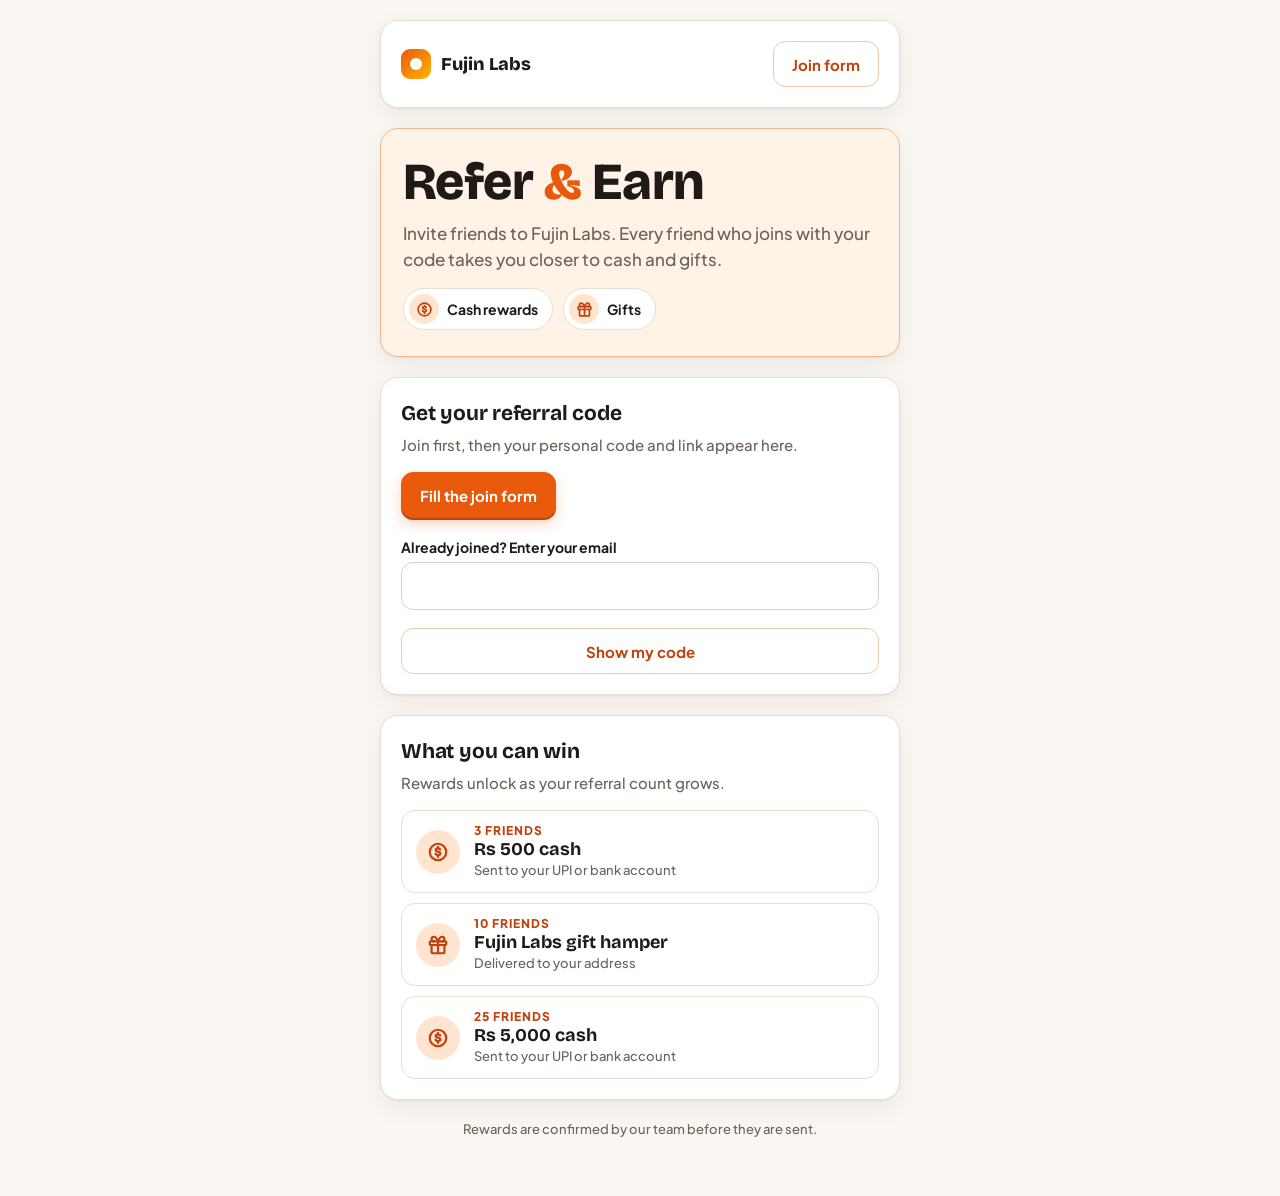
<file: refer.html>
<!doctype html>
<html lang="en">
<head>
<meta charset="utf-8">
<meta name="viewport" content="width=device-width, initial-scale=1, viewport-fit=cover">
<meta name="color-scheme" content="light">
<title>Fujin Labs Refer and Earn</title>
<link rel="preconnect" href="https://fonts.googleapis.com">
<link rel="preconnect" href="https://fonts.gstatic.com" crossorigin>
<link href="https://fonts.googleapis.com/css2?family=Bricolage+Grotesque:opsz,wght@12..96,600;12..96,700;12..96,800&family=Plus+Jakarta+Sans:wght@500;600;700;800&display=swap" rel="stylesheet">
<link rel="stylesheet" href="styles.css">
</head>
<body>
<main>
  <!-- Page 2 of 2: rewards, your code and your referral count. People who joined are sent here after the form. -->
  <div class="card top">
    <div class="brand"><i></i>Fujin Labs</div>
    <a class="btn" href="index.html">Join form</a>
  </div>

  <header class="card hero">
    <h1>Refer <em>&amp;</em> Earn</h1>
    <p class="lede">Invite friends to Fujin Labs. Every friend who joins with your code takes you closer to cash and gifts.</p>
    <div class="chips">
      <div class="chip"><span class="ico" data-icon="money"></span>Cash rewards</div>
      <div class="chip"><span class="ico" data-icon="gift"></span>Gifts</div>
    </div>
  </header>


  <!-- Shown when this device has no saved sign-up -->
  <section class="card" id="gate" hidden aria-labelledby="gateTitle">
    <h2 id="gateTitle">Get your referral code</h2>
    <p class="sub">Join first, then your personal code and link appear here.</p>
    <div class="row" style="margin-top:16px"><a class="btn primary" href="index.html">Fill the join form</a></div>
    <form class="stack" id="lookupForm" novalidate style="margin-top:20px">
      <label for="lookupEmail">Already joined? Enter your email<input id="lookupEmail" type="email" inputmode="email" autocomplete="email"></label>
      <p class="hint" id="lookupErr"></p>
      <button type="submit" class="soft">Show my code</button>
    </form>
  </section>

  <!-- Shown for a joined visitor -->
  <section class="card" id="mine" hidden aria-live="polite">
    <div class="success">
      <span class="ico" data-icon="check"></span>
      <div><h2 id="mineTitle">You are in!</h2><p class="sub" style="margin:2px 0 0">Share your code and start earning.</p></div>
    </div>
    <div class="codebox">
      <span>Your referral code</span>
      <div class="code" id="myCode"></div>
      <p class="link" id="myLink"></p>
    </div>
    <div class="actions">
      <button class="wa big" id="shareWa" type="button">Share on WhatsApp</button>
      <button class="soft" id="copyCode" type="button">Copy code</button>
      <button class="soft" id="copyLink" type="button">Copy link</button>
    </div>
    <div class="meter">
      <div class="stats">
        <div class="stat"><b id="count">0</b><span>Friends joined</span></div>
        <div class="stat alert"><b id="nextNeed">-</b><span id="nextLabel">To next reward</span></div>
      </div>
      <div class="bar" aria-hidden="true"><i id="barFill" style="width:0"></i></div>
      <p class="hint" id="nextMsg"></p>
      <div id="statusRow" hidden>Reward status: <span class="badge" id="statusBadge"></span></div>
      <div class="row"><button class="soft" id="refresh" type="button">Refresh my count</button><button class="soft" id="notMe" type="button">Not you?</button></div>
    </div>
  </section>

  <section class="card" aria-labelledby="ladderTitle">
    <h2 id="ladderTitle">What you can win</h2>
    <p class="sub">Rewards unlock as your referral count grows.</p>
    <div class="ladder" id="ladder"></div>
  </section>

  <footer>Rewards are confirmed by our team before they are sent.</footer>
</main>

<script src="config.js"></script>
<script src="app.js"></script>
<script>
let TIERS = DEFAULT_TIERS, user = getUser(), current = {count:0, status:"None"};

/* The invite link opens the join form first, with the code attached. */
function inviteLink(code){
  const u = new URL("index.html", location.href);
  return u.origin + u.pathname + "?ref=" + code;
}

function renderLadder(){
  const box = $("ladder"); box.textContent = "";
  TIERS.forEach(t => {
    const row = document.createElement("div"); row.className = "tier" + (current.count >= t.need ? " done" : "");
    const ico = document.createElement("span"); ico.className = "ico"; ico.innerHTML = ICONS[t.type === "Gift" ? "gift" : "money"];
    const txt = document.createElement("div");
    const need = document.createElement("div"); need.className = "need"; need.textContent = t.need + (t.need === 1 ? " friend" : " friends");
    const what = document.createElement("div"); what.className = "what"; what.textContent = t.reward;
    txt.append(need, what);
    if(t.details){ const d = document.createElement("div"); d.className = "det"; d.textContent = t.details; txt.append(d); }
    const tick = document.createElement("span"); tick.className = "tick"; tick.innerHTML = '<svg viewBox="0 0 24 24" fill="none" stroke="#fff" stroke-width="3" stroke-linecap="round" stroke-linejoin="round"><path d="M5 12.5l4.5 4.5L19 7.5"/></svg>';
    row.append(ico, txt, tick); box.append(row);
  });
}

function renderProgress(){
  $("count").textContent = current.count;
  const next = TIERS.find(t => t.need > current.count);
  if(next){
    const left = next.need - current.count;
    $("barFill").style.width = Math.max(6, Math.min(100, current.count / next.need * 100)) + "%";
    $("nextNeed").textContent = left; $("nextLabel").textContent = left === 1 ? "Friend to next reward" : "Friends to next reward";
    $("nextMsg").textContent = left + (left === 1 ? " more friend" : " more friends") + " to unlock " + next.reward + ".";
  } else if(TIERS.length){
    $("barFill").style.width = "100%"; $("nextMsg").textContent = "You unlocked every reward. Thank you!";
    $("nextNeed").textContent = "Done"; $("nextLabel").textContent = "All rewards unlocked";
  } else { $("barFill").style.width = "6%"; $("nextMsg").textContent = ""; $("nextNeed").textContent = "-"; }
  const show = current.status && current.status !== "None";
  $("statusRow").hidden = !show; if(show) $("statusBadge").textContent = current.status;
  renderLadder();
}

function showMine(res){
  current = {count:res.count || 0, status:res.status || "None"};
  $("gate").hidden = true; $("mine").hidden = false;
  $("myCode").textContent = res.code;
  $("myLink").textContent = inviteLink(res.code);
  renderProgress();
}
function showGate(){ $("mine").hidden = true; $("gate").hidden = false; current = {count:0, status:"None"}; renderProgress(); }

async function loadUser(){
  if(!user){ showGate(); return; }
  try{
    const res = await api.stats(user.email);
    if(res){ user.code = res.code; setUser(user); showMine(res); }
    else { clearUser(); user = null; showGate(); }
  }catch(e){
    /* Offline or Sheet slow: still show the code we saved on this device. */
    showMine({code:user.code, count:0, status:"None"});
  }
}

$("lookupForm").addEventListener("submit", async e => {
  e.preventDefault();
  const err = $("lookupErr"), email = $("lookupEmail").value.trim().toLowerCase();
  err.className = "hint"; err.textContent = "";
  if(!EMAIL_RE.test(email)) return err.textContent = "Enter the email you signed up with.";
  try{
    const res = await api.stats(email);
    if(!res){ err.className = "hint bad"; err.textContent = "No signup found for that email. Fill the join form first."; return; }
    user = {email, code:res.code}; setUser(user); showMine(res);
  }catch(ex){ err.className = "hint bad"; err.textContent = "Could not check right now. Try again shortly."; }
});

$("refresh").addEventListener("click", async () => {
  if(!user) return;
  try{ const res = await api.stats(user.email); if(res) showMine(res); }catch(e){}
});
$("notMe").addEventListener("click", () => { clearUser(); user = null; showGate(); });
$("copyCode").addEventListener("click", e => copyText($("myCode").textContent, e.target));
$("copyLink").addEventListener("click", e => copyText($("myLink").textContent, e.target));
$("shareWa").addEventListener("click", () => {
  const msg = "Join Fujin Labs with my code " + $("myCode").textContent + " and we both move closer to rewards: " + $("myLink").textContent;
  window.open("https://wa.me/?text=" + encodeURIComponent(msg), "_blank", "noopener");
});

(async function boot(){
  renderLadder();
  try{ const c = await api.config(); if(c && c.tiers && c.tiers.length) TIERS = c.tiers; }catch(e){}
  await loadUser();
})();
</script>
</body>
</html>
</file>
<file: styles.css>
/* Fujin Labs design system. Shared by index.html (public) and admin.html.
   Change a token or a component here and every page updates. See DESIGN.md before adding new UI. */

:root{
  color-scheme:light;
  /* colour */
  --bg:#faf7f3; --card:#ffffff; --tint:#fff3e8; --well:#f6efe7; --line:#eaded1; --field-line:#dccfc1;
  --ink:#1d1a17; --muted:#6b625a;
  --orange:#e8590c; --orange-hover:#f06512; --orange-deep:#c2410c; --orange-soft:#ffe4cf; --amber:#ffb703;
  --green:#15803d; --green-soft:#dcfce7; --warn:#b42318; --note:#fff8e1; --note-line:#f5dd90; --note-ink:#6b4e00;
  /* type */
  --display:"Bricolage Grotesque","Segoe UI",system-ui,sans-serif;
  --body:"Plus Jakarta Sans","Segoe UI",system-ui,sans-serif;
  /* shape */
  --r-card:18px; --r-field:12px; --r-pill:999px;
  --shadow:0 1px 2px rgba(60,35,10,.06), 0 8px 24px rgba(60,35,10,.07);
  --focus:0 0 0 4px rgba(232,89,12,.18);
}

*{box-sizing:border-box}
html{-webkit-text-size-adjust:100%}
body{margin:0;background:var(--bg);color:var(--ink);font:500 16px/1.5 var(--body);padding-block:20px 56px;
  padding-left:max(16px,env(safe-area-inset-left,0px));padding-right:max(16px,env(safe-area-inset-right,0px))}
main{max-width:var(--page,520px);margin:0 auto;display:flex;flex-direction:column;gap:20px}
h1,h2,h3{font-family:var(--display);margin:0;letter-spacing:-.01em;text-wrap:balance}
h1{font-weight:800} h2{font-size:21px;font-weight:700} h3{font-size:18px;font-weight:700}
[hidden]{display:none!important}
@media(prefers-reduced-motion:reduce){*{transition:none!important}}

/* ---- surfaces ---- */
.card{background:var(--card);border:1px solid var(--line);border-radius:var(--r-card);box-shadow:var(--shadow);padding:20px}
.top{display:flex;flex-wrap:wrap;align-items:center;gap:12px;justify-content:space-between}
.row{display:flex;flex-wrap:wrap;gap:10px}
.sub{color:var(--muted);margin:4px 0 0;font-size:15px}
.brand{display:flex;align-items:center;gap:10px;font:800 18px var(--display)}
.brand i{width:30px;height:30px;border-radius:9px;background:linear-gradient(135deg,var(--orange),var(--amber));display:block;position:relative}
.brand i::after{content:"";position:absolute;inset:9px;border-radius:50%;background:#fff}

/* ---- form controls ---- */
label{display:flex;flex-direction:column;gap:6px;font:700 13px var(--body);color:var(--muted)}
label small{font:500 13px var(--body);color:var(--muted)}
input,select,textarea{font:500 16px var(--body);color:var(--ink);background:#fff;border:1.5px solid var(--field-line);border-radius:var(--r-field);padding:11px 13px;min-height:48px;width:100%;min-width:0}
textarea{min-height:76px;resize:vertical}
input::placeholder{color:#a39a90}
input:hover,select:hover,textarea:hover{border-color:#c9b8a5}
input:focus,select:focus,textarea:focus{outline:none;border-color:var(--orange);box-shadow:var(--focus)}

/* ---- buttons: primary (orange), .soft (outlined), .danger, .wa (WhatsApp green) ---- */
button{font:700 15px var(--body);border:0;cursor:pointer;color:#fff;border-radius:var(--r-field);min-height:46px;padding:11px 18px;background:var(--orange);
  box-shadow:0 2px 0 var(--orange-deep),0 6px 14px rgba(232,89,12,.25);transition:transform .08s,background .15s}
button:hover{background:var(--orange-hover)}
button:active{transform:translateY(2px);box-shadow:none}
button.soft{background:#fff;color:var(--orange-deep);border:1.5px solid #f0c9a8;box-shadow:none}
button.soft:hover{background:var(--tint)}
button.danger{background:#fff;color:var(--warn);border:1.5px solid #f2b8b1;box-shadow:none}
button.danger.sure{background:var(--warn);color:#fff;border-color:var(--warn)}
button.wa{background:#16a34a;box-shadow:0 2px 0 #107a38,0 6px 14px rgba(22,163,74,.25)}
button.wa:hover{background:#18b052}
button.big{min-height:52px;font-size:16px}
button:disabled{opacity:.6;cursor:wait}
button:focus-visible{outline:3px solid #ffb27a;outline-offset:3px}

/* ---- feedback ---- */
.msg,.hint{font:600 14px var(--body);margin:0;min-height:1.2em;color:var(--muted)}
.hint{font-size:13px}
form .hint:empty{display:none}
.msg.ok,.hint.ok{color:var(--green)} .msg.bad,.hint.bad{color:var(--warn)}
.banner{border-radius:var(--r-field);background:var(--note);border:1px solid var(--note-line);color:var(--note-ink);font-size:14px;padding:12px 14px}
.conn{display:inline-flex;align-items:center;gap:8px;font:700 13px var(--body);padding:5px 12px;border-radius:var(--r-pill);background:var(--green-soft);color:var(--green)}
.conn::before{content:"";width:8px;height:8px;border-radius:50%;background:currentColor}
.conn.demo{background:var(--note);color:#8a6100}
.conn.brandtag{background:var(--orange-soft);color:var(--orange-deep)}
.pill{display:inline-block;border-radius:var(--r-pill);padding:3px 12px;font:700 12px var(--body);background:var(--well);color:var(--ink)}
.pill.eligible{background:var(--orange-soft);color:var(--orange-deep)} .pill.paid{background:var(--green-soft);color:var(--green)}
.pills{display:flex;flex-wrap:wrap;gap:8px;align-items:center}

/* ---- stat tiles ---- */
.stats{display:grid;grid-template-columns:repeat(auto-fit,minmax(140px,1fr));gap:14px}
.stat{background:#fff;border:1px solid var(--line);border-radius:16px;box-shadow:var(--shadow);padding:16px;min-width:0}
.stat b{display:block;font:800 32px/1.1 var(--display);font-variant-numeric:tabular-nums;overflow-wrap:anywhere}
.stat span{color:var(--muted);font-size:13px;font-weight:700}
.stat.alert{background:var(--tint);border-color:#f3b88a} .stat.alert b{color:var(--orange-deep)}

/* ---- progress and bars ---- */
.bar{height:14px;border-radius:var(--r-pill);background:var(--orange-soft);overflow:hidden}
.bar i{display:block;height:100%;border-radius:var(--r-pill);background:linear-gradient(90deg,var(--amber),var(--orange));min-width:10px;transition:width .5s ease}
.bars{display:flex;flex-direction:column;gap:10px;margin-top:14px}
.bars div.b{display:grid;grid-template-columns:110px 1fr 34px;align-items:center;gap:10px;font-size:14px;font-weight:700}
.bars .tr{height:12px;border-radius:var(--r-pill);background:var(--orange-soft)}
.bars .tr i{display:block;height:100%;border-radius:var(--r-pill);background:linear-gradient(90deg,var(--amber),var(--orange))}

/* ---- icon circle ---- */
.ico{width:36px;height:36px;border-radius:50%;display:grid;place-items:center;flex:none;background:var(--orange-soft);color:var(--orange-deep)}
.ico svg{width:20px;height:20px}

/* ---- public pages: hero, reward ladder, forms, share box ---- */
.hero{background:var(--tint);border-color:#f3b88a;padding:26px 22px;display:flex;flex-direction:column;gap:12px}
.hero h1{font-size:clamp(36px,10.5vw,52px);line-height:1.04}
.hero h1 em{font-style:normal;color:var(--orange)}
.lede{margin:0;color:var(--muted);font-size:17px;max-width:42ch}
.chips{display:flex;gap:10px;flex-wrap:wrap;margin-top:4px}
.chip{display:flex;align-items:center;gap:8px;padding:5px 14px 5px 5px;border-radius:var(--r-pill);background:#fff;border:1px solid var(--line);font:700 14px var(--body)}
.chip .ico{width:30px;height:30px}.chip .ico svg{width:17px;height:17px}

.ladder{display:flex;flex-direction:column;gap:10px;margin-top:16px}
.tier{display:flex;align-items:center;gap:14px;border:1px solid var(--line);border-radius:14px;padding:12px 14px;background:#fff}
.tier .ico{width:44px;height:44px}.tier .ico svg{width:22px;height:22px}
.tier .need{font:800 12px var(--body);color:var(--orange-deep);text-transform:uppercase;letter-spacing:.08em}
.tier .what{font:700 18px/1.25 var(--display)}
.tier .det{font-size:13px;color:var(--muted)}
.tier.done{background:var(--green-soft);border-color:#a7e3bb} .tier.done .need{color:var(--green)}
.tier .tick{margin-left:auto;width:28px;height:28px;border-radius:50%;background:var(--green);display:none;place-items:center;flex:none}
.tier .tick svg{width:16px;height:16px;stroke:#fff}
.tier.done .tick{display:grid}

form.stack{display:flex;flex-direction:column;gap:18px;margin-top:18px}
form.stack label{color:var(--ink);font-size:14px}
.two{display:grid;grid-template-columns:1fr 1fr;gap:18px}
@media(max-width:480px){.two{grid-template-columns:1fr}}
.locked{background:var(--tint);border-color:#f3b88a;color:var(--orange-deep);letter-spacing:.08em;font-weight:800;cursor:not-allowed}
.lockrow{display:flex;align-items:center;gap:8px;font:600 13px var(--body);color:var(--orange-deep)}
.lockrow svg{width:16px;height:16px;flex:none}
.consent{flex-direction:row;align-items:flex-start;gap:12px;font:500 14px/1.45 var(--body);color:var(--muted)}
.consent input{width:22px;height:22px;min-height:0;flex:none;padding:0;accent-color:var(--orange);margin-top:1px}

/* form questions (built by formkit.js) */
.q{display:flex;flex-direction:column;gap:6px}
.q .hint{min-height:0}
.help{font:500 13px var(--body);color:var(--muted)}
.group{border:0;padding:0;margin:0;display:flex;flex-direction:column;gap:8px;min-width:0}
.group legend{font:700 14px var(--body);padding:0;margin-bottom:8px;color:var(--ink)}
.opt{flex-direction:row;align-items:center;gap:10px;font:500 15px var(--body);color:var(--ink);padding:10px 12px;border:1.5px solid var(--field-line);border-radius:var(--r-field);min-height:46px;cursor:pointer;background:#fff}
.opt input{width:20px;height:20px;min-height:0;padding:0;accent-color:var(--orange);flex:none}
.opt:has(input:checked){border-color:var(--orange);background:var(--tint)}

.success{display:flex;align-items:center;gap:14px}
.success .ico{width:48px;height:48px;background:var(--green-soft)} .success .ico svg{width:26px;height:26px}
.codebox{margin:18px 0;background:var(--tint);border:1.5px dashed #f0b27f;border-radius:16px;padding:18px;display:flex;flex-direction:column;gap:8px}
.codebox span{font:800 12px var(--body);text-transform:uppercase;letter-spacing:.1em;color:var(--muted)}
.code{font:800 clamp(30px,9vw,40px)/1 var(--display);letter-spacing:.05em;color:var(--orange-deep);overflow-wrap:anywhere}
.link{font-size:13px;color:var(--muted);overflow-wrap:anywhere;margin:0}
.actions{display:grid;grid-template-columns:1fr 1fr;gap:10px}
.actions .wa{grid-column:1/-1}
.meter{margin-top:20px;display:flex;flex-direction:column;gap:12px}
.badge{display:inline-block;border-radius:var(--r-pill);padding:3px 12px;font:700 13px var(--body);background:var(--orange-soft);color:var(--orange-deep)}
a.btn{display:inline-flex;align-items:center;justify-content:center;text-decoration:none;font:700 15px var(--body);border-radius:var(--r-field);min-height:46px;padding:11px 18px;background:#fff;color:var(--orange-deep);border:1.5px solid #f0c9a8}
a.btn:hover{background:var(--tint)}
a.btn.primary{background:var(--orange);color:#fff;border-color:var(--orange);box-shadow:0 2px 0 var(--orange-deep),0 6px 14px rgba(232,89,12,.25)}
a.btn.primary:hover{background:var(--orange-hover)}
a.btn:focus-visible{outline:3px solid #ffb27a;outline-offset:3px}
details summary{cursor:pointer;font:700 16px var(--body);list-style:none;display:flex;align-items:center;justify-content:space-between;min-height:44px}
details summary::-webkit-details-marker{display:none}
details summary::after{content:"+";font-size:26px;color:var(--orange)}
details[open] summary::after{content:"\2212"}
footer{text-align:center;color:var(--muted);font-size:13px}
</file>
